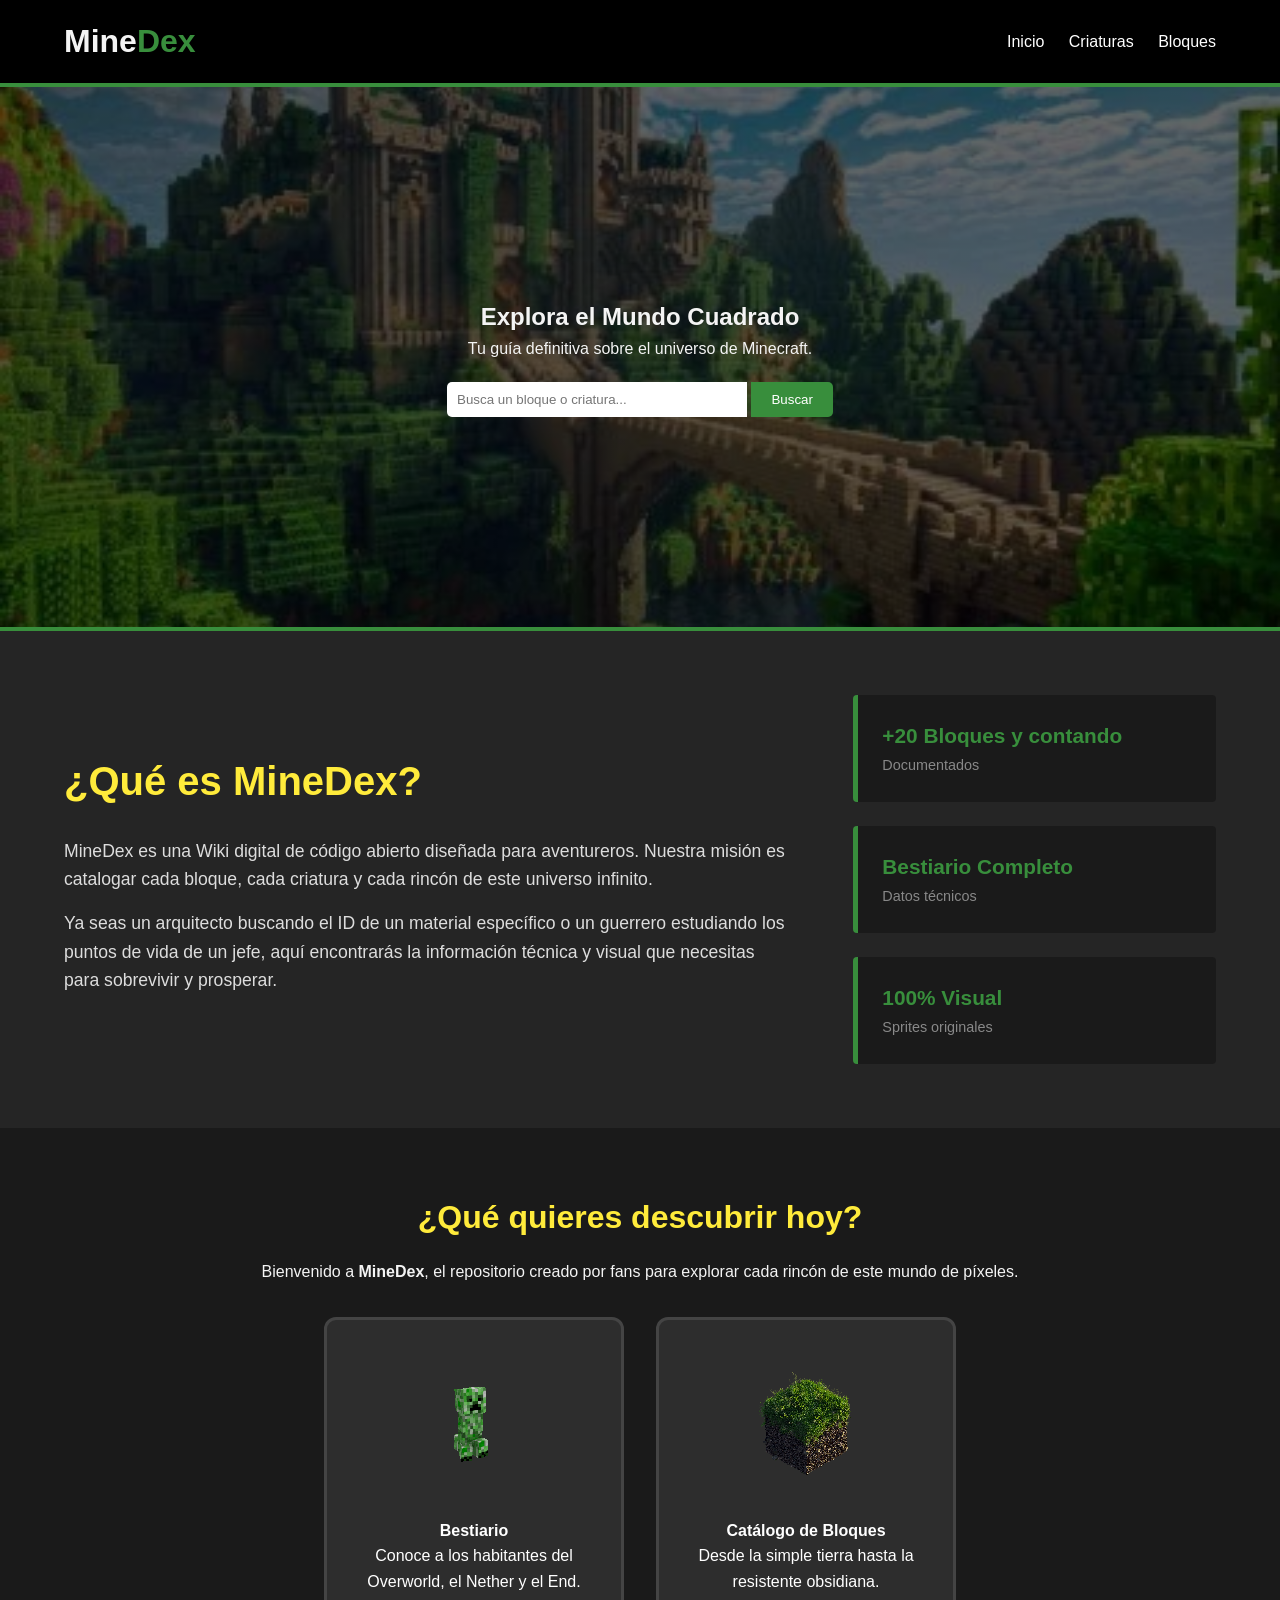
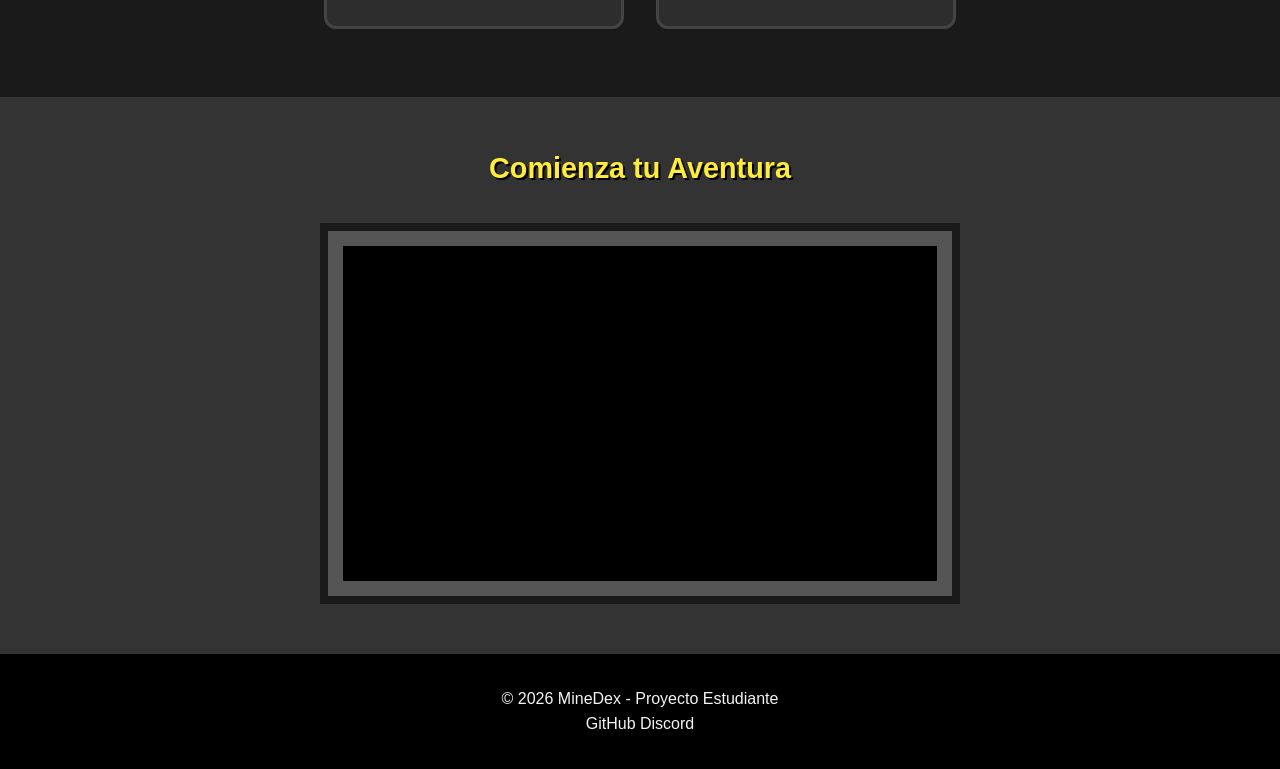
<file: MineDex/index.html>
<!DOCTYPE html>
<html lang="es">
<head>
    <meta charset="UTF-8">
    <meta name="viewport" content="width=device-width, initial-scale=1.0">
    <title>MineDex - La Enciclopedia de Bloques</title>
    <link rel="stylesheet" href="style.css">
</head>
<body>

    <header class="header">
        <div class="logo">
            <h1>Mine<span>Dex</span></h1>
        </div>
        <nav class="nav">
            <a href="index.html">Inicio</a>
            <a href="criaturas.html">Criaturas</a>
            <a href="bloques.html">Bloques</a>
        </nav>
    </header>

    <main>
        <section class="hero">
            <div class="hero-content">
                <h2>Explora el Mundo Cuadrado</h2>
                <p>Tu guía definitiva sobre el universo de Minecraft.</p>
                <div class="search-bar">
                    <input type="text" placeholder="Busca un bloque o criatura...">
                    <button>Buscar</button>
                </div>
            </div>
        </section>

        <section class="about-wiki">
            <div class="about-container">
                <div class="about-text">
                    <h2>¿Qué es MineDex?</h2>
                    <p>
                        MineDex es una Wiki digital de código abierto diseñada para aventureros. 
                        Nuestra misión es catalogar cada bloque, cada criatura y cada rincón de este universo infinito.
                    </p>
                    <p>
                        Ya seas un arquitecto buscando el ID de un material específico o un guerrero estudiando los puntos de vida de un jefe, aquí encontrarás la información técnica y visual que necesitas para sobrevivir y prosperar.
                    </p>
                </div>
                <div class="about-features">
                    <div class="feature">
                        <strong>+20 Bloques y contando</strong>
                        <span>Documentados</span>
                    </div>
                    <div class="feature">
                        <strong>Bestiario Completo</strong>
                        <span>Datos técnicos</span>
                    </div>
                    <div class="feature">
                        <strong>100% Visual</strong>
                        <span>Sprites originales</span>
                    </div>
                </div>
            </div>
        </section>

        <section class="intro-navigation">
            <div class="container-info">
                <h3>¿Qué quieres descubrir hoy?</h3>
                <p>Bienvenido a <strong>MineDex</strong>, el repositorio creado por fans para explorar cada rincón de este mundo de píxeles.</p>
            </div>

            <div class="nav-cards">
                <a href="criaturas.html" class="nav-card-item">
                    <div class="card-icon">
                        <img src="img/creeper.gif" alt="Criaturas">
                    </div>
                    <h4>Bestiario</h4>
                    <p>Conoce a los habitantes del Overworld, el Nether y el End.</p>
                </a>

                <a href="bloques.html" class="nav-card-item">
                    <div class="card-icon">
                        <img src="img/grass_block.png" alt="Bloques">
                    </div>
                    <h4>Catálogo de Bloques</h4>
                    <p>Desde la simple tierra hasta la resistente obsidiana.</p>
                </a>
            </div>
        </section>

        <section class="multimedia">
            <h2>Comienza tu Aventura</h2>
            <div class="video-frame">
                <div class="video-ratio">
                    <iframe 
                        src="https://www.youtube.com/embed/kSv6qlPtvR0" 
                        title="YouTube video player" 
                        allowfullscreen>
                    </iframe>
                </div>
            </div>
        </section>
    </main>

    <footer class="footer">
        <p>&copy; 2026 MineDex - Proyecto Estudiante</p>
        <div class="social">
            <span>GitHub</span>
            <span>Discord</span>
        </div>
    </footer>

</body>
</html>
</file>
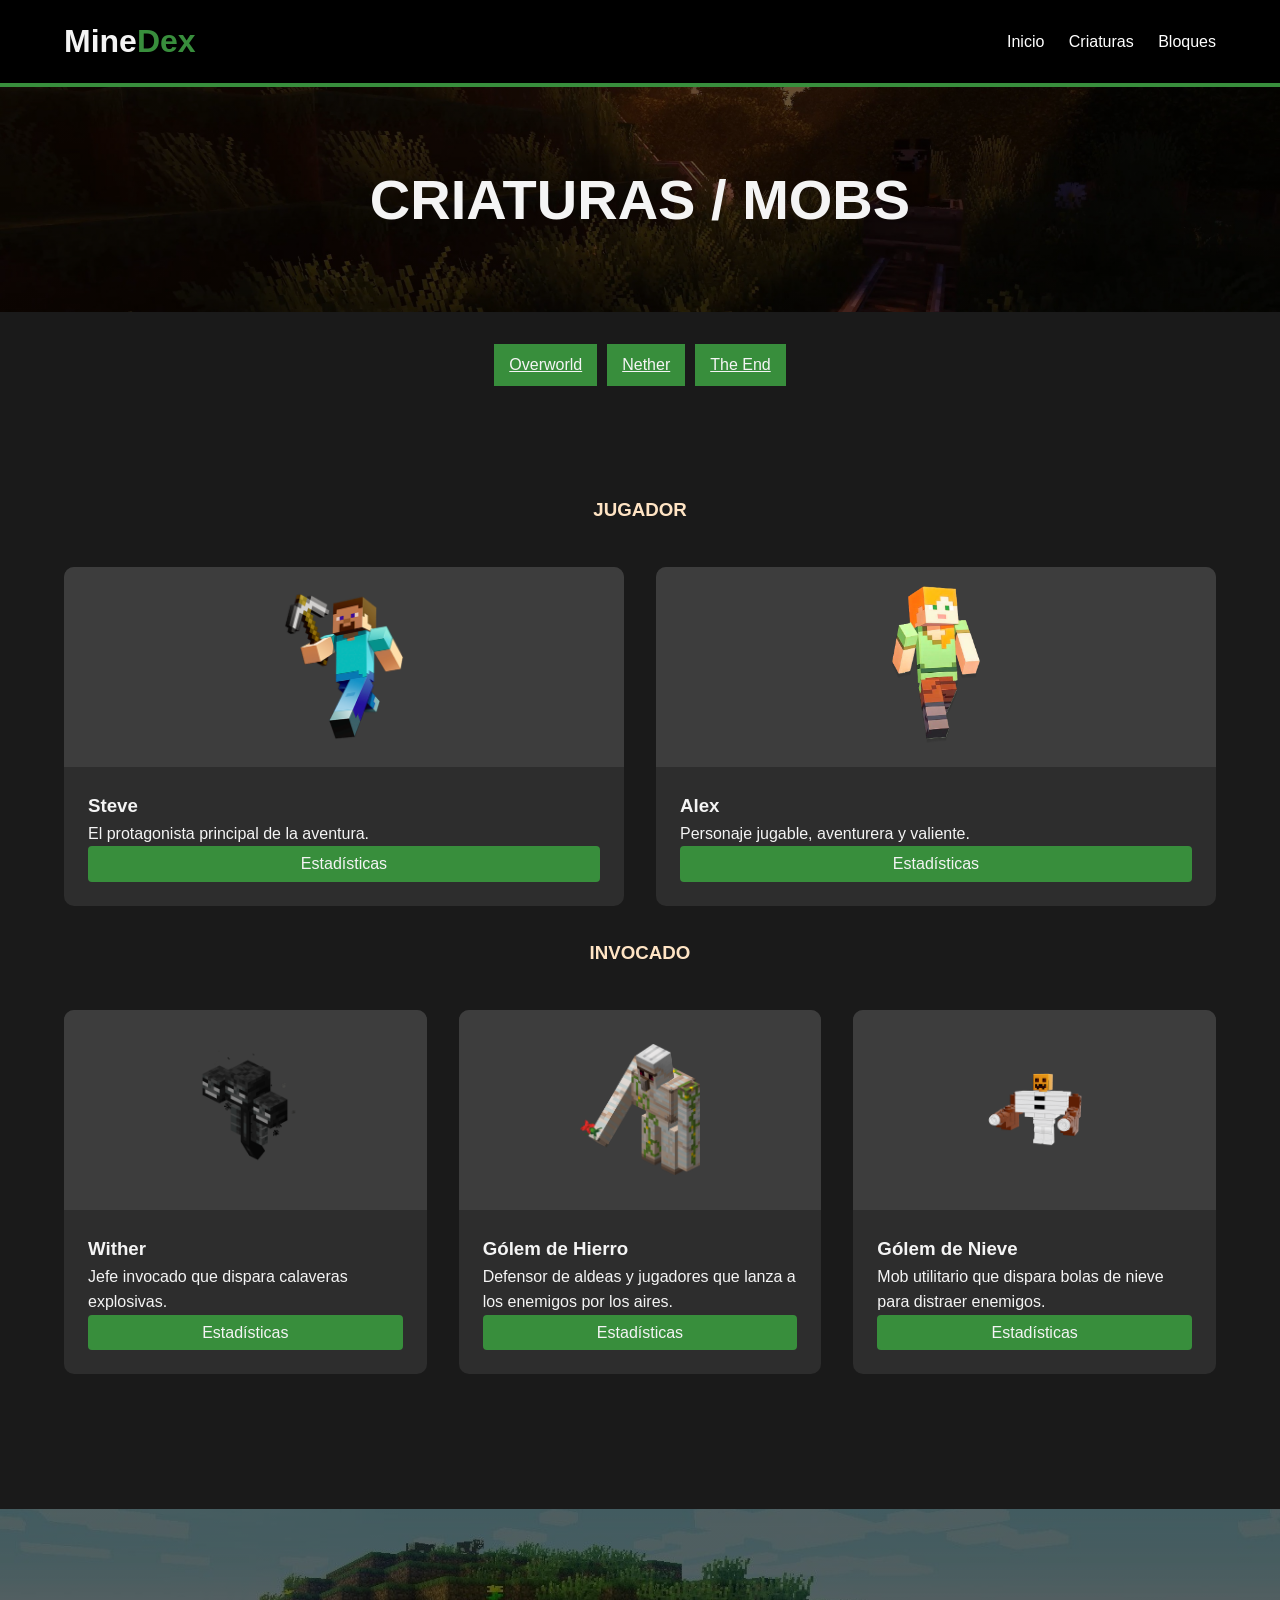
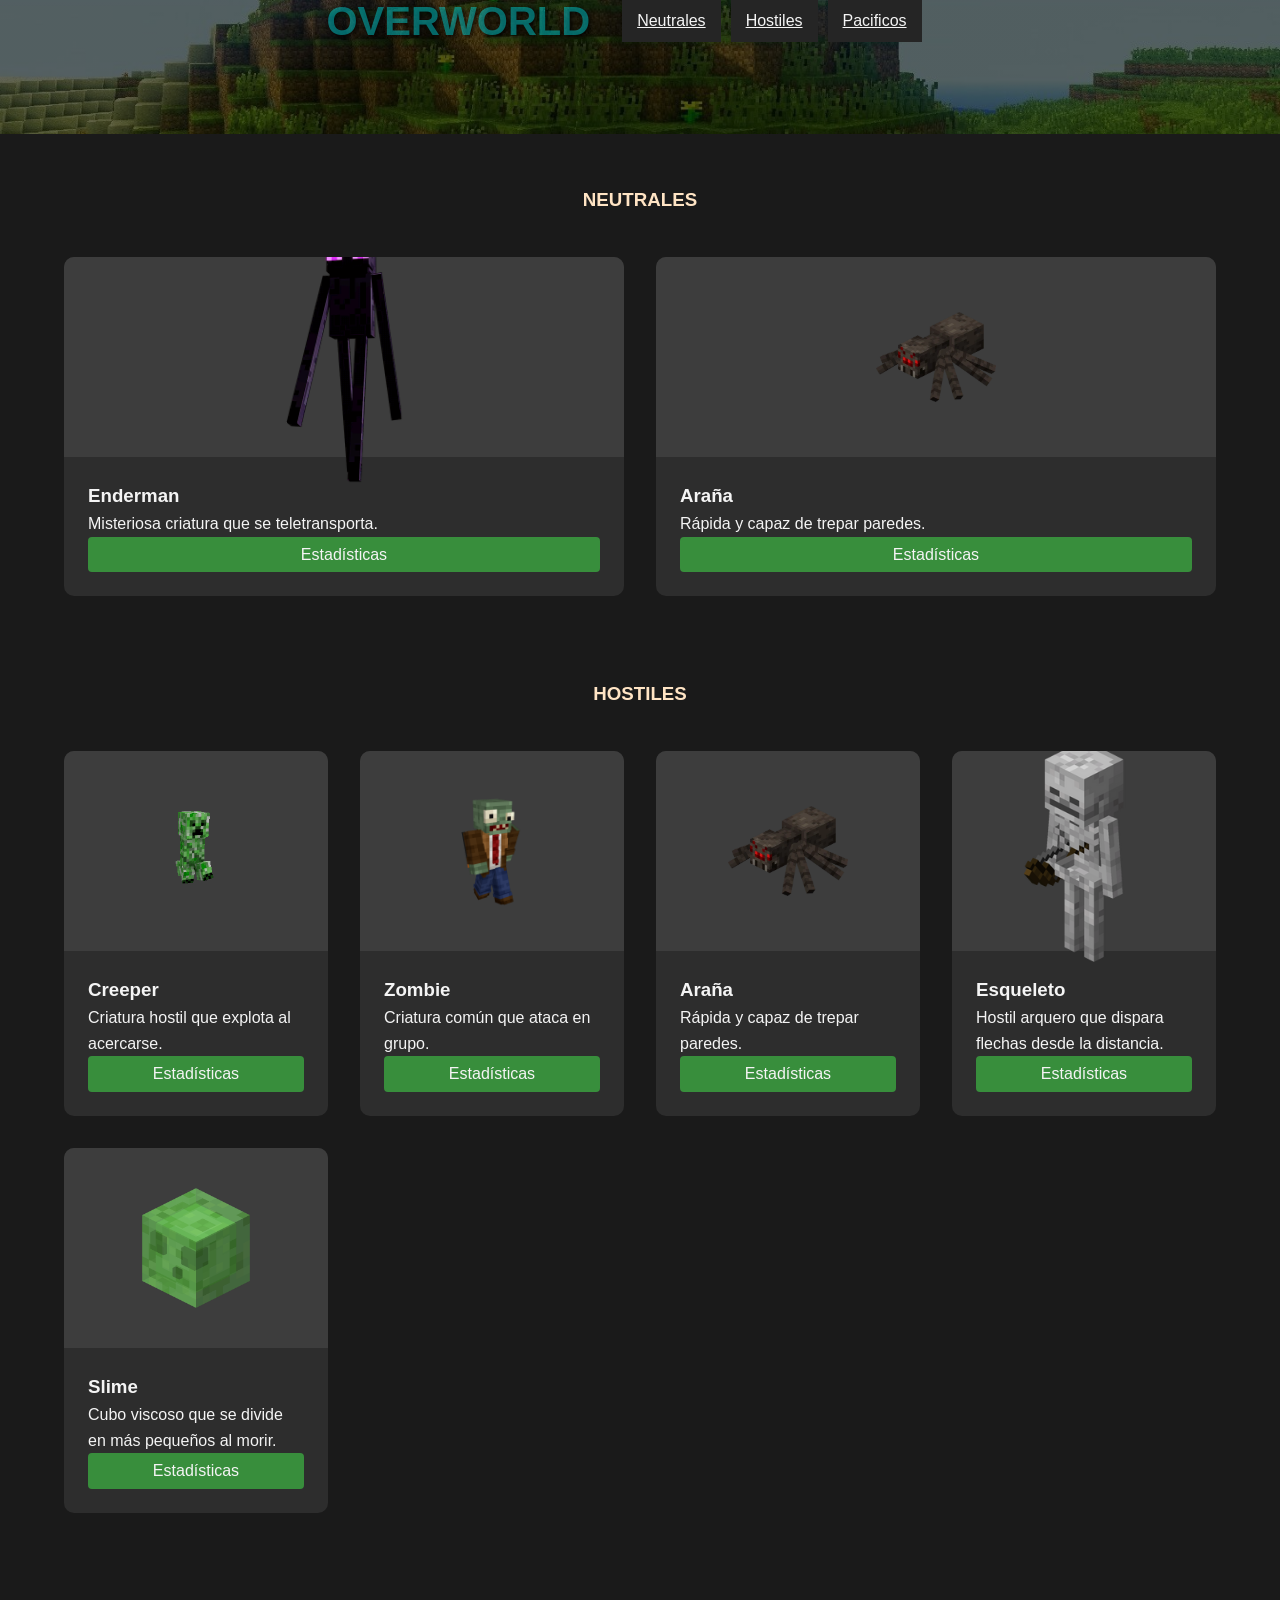
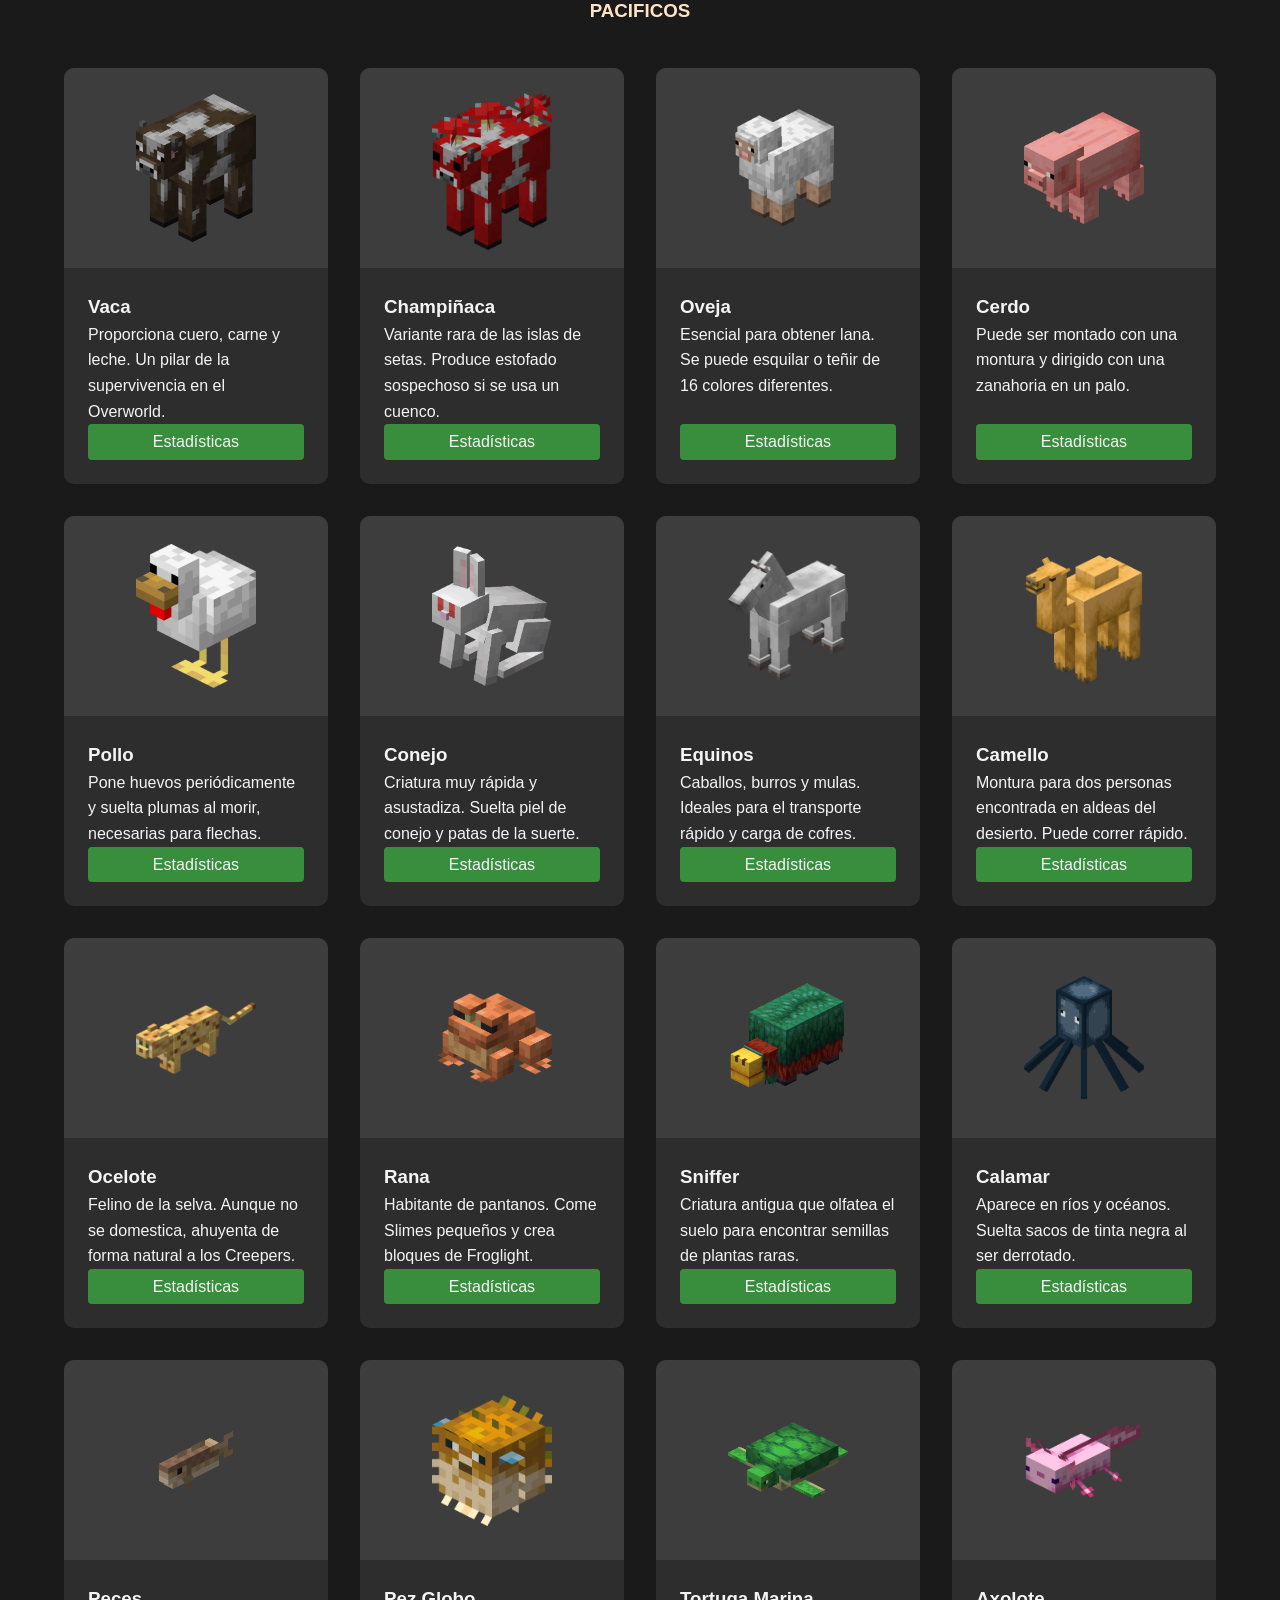
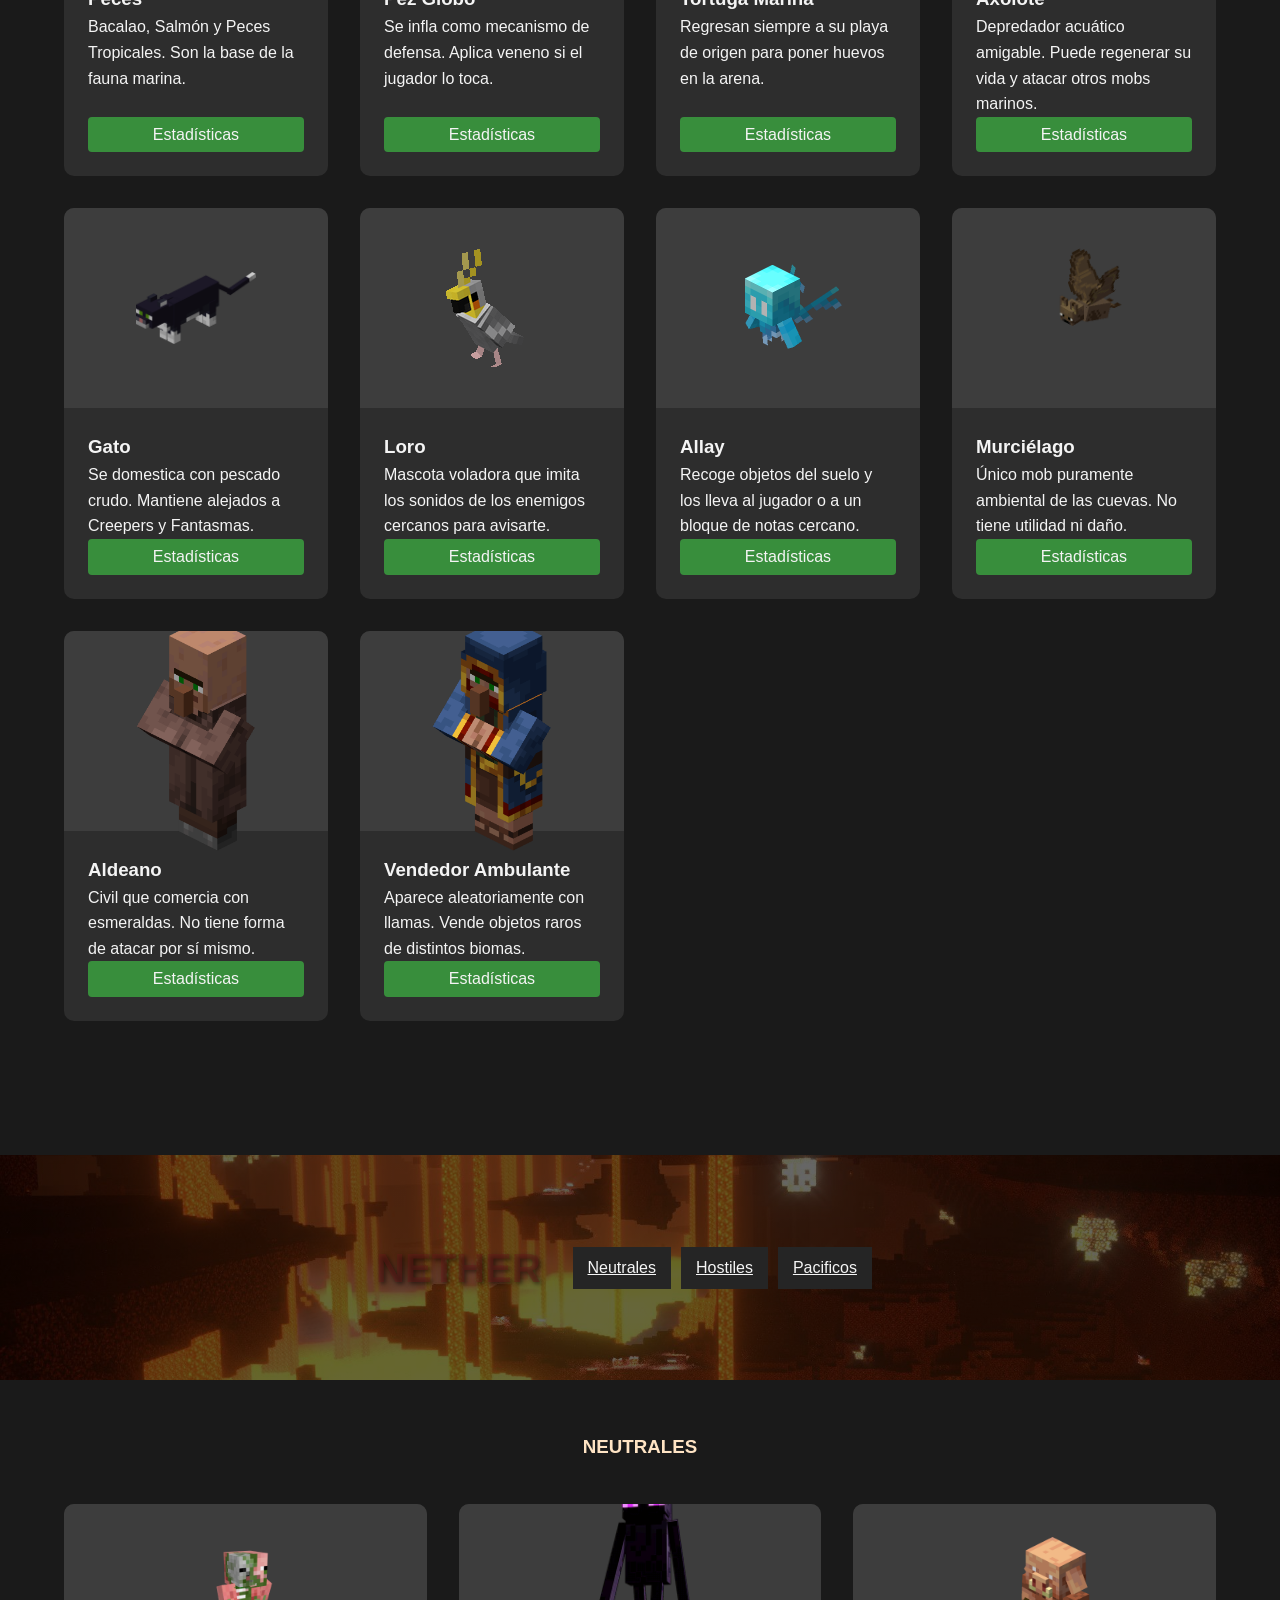
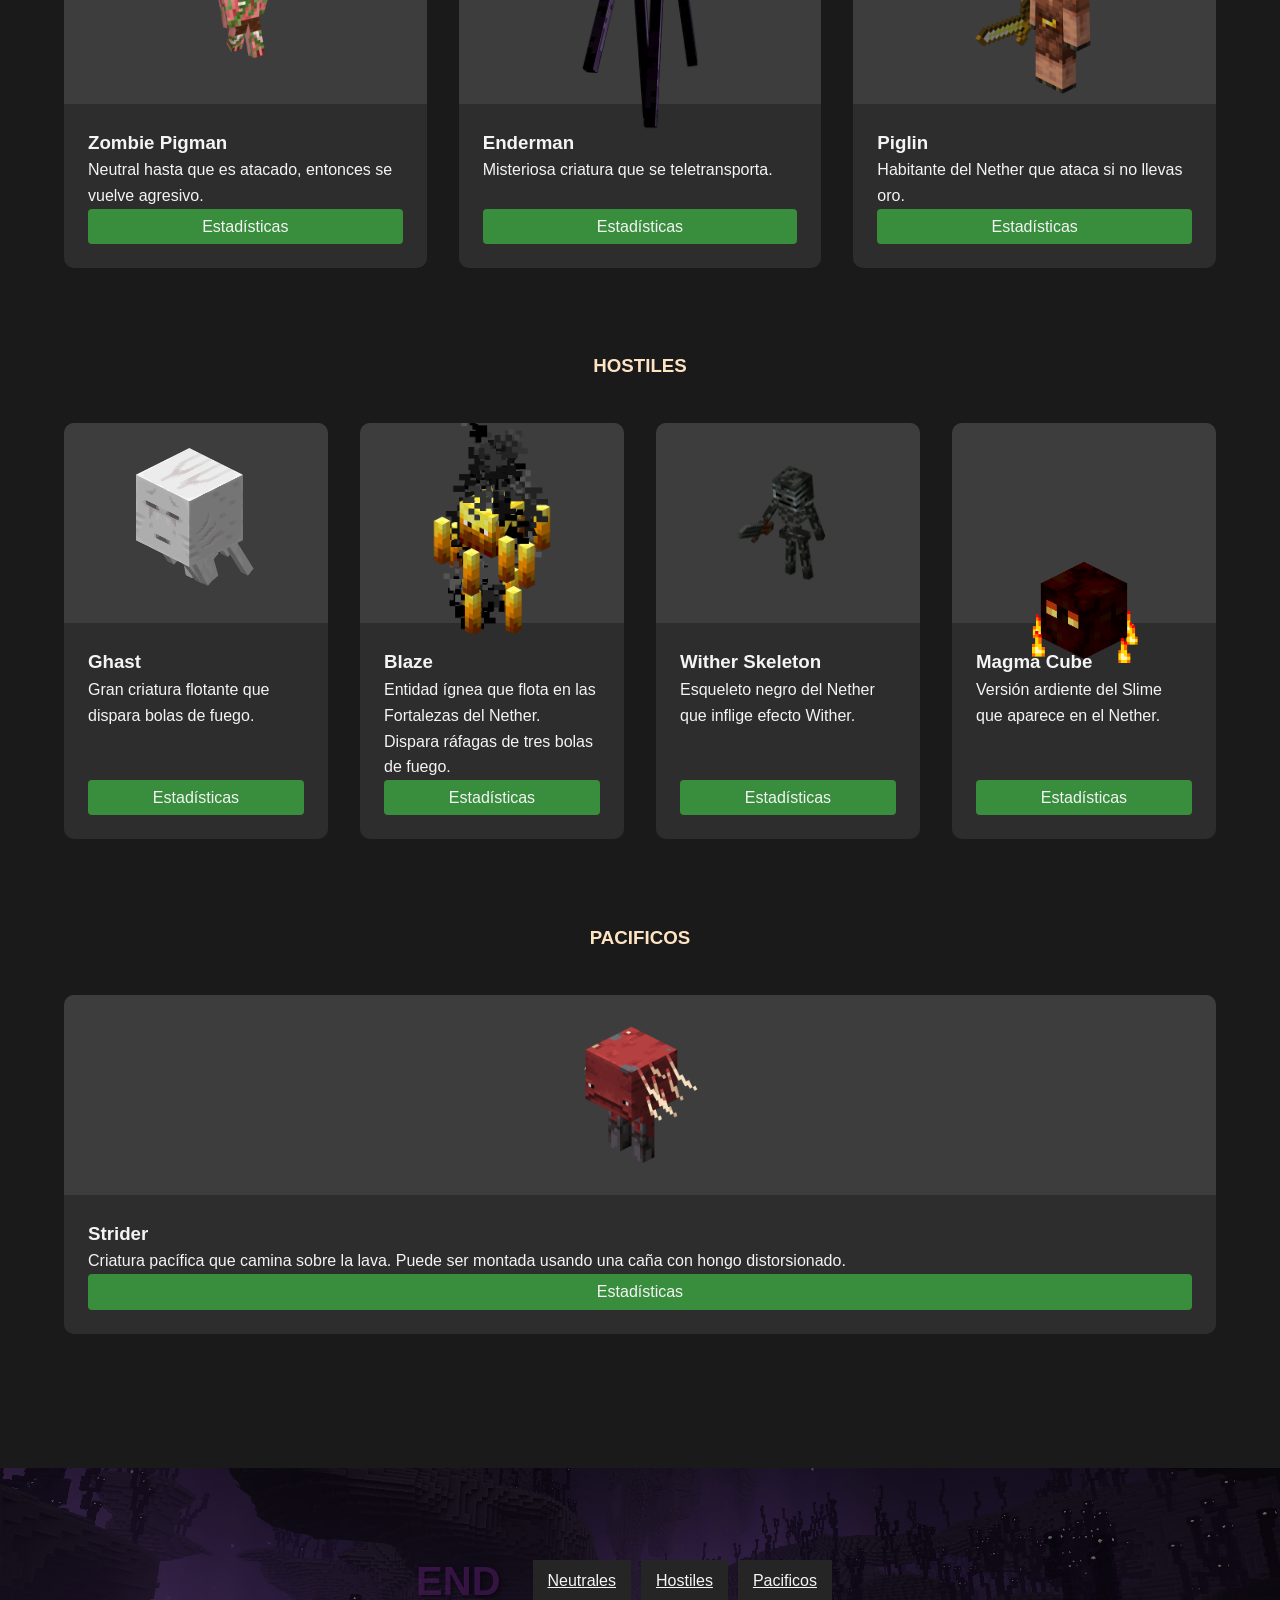
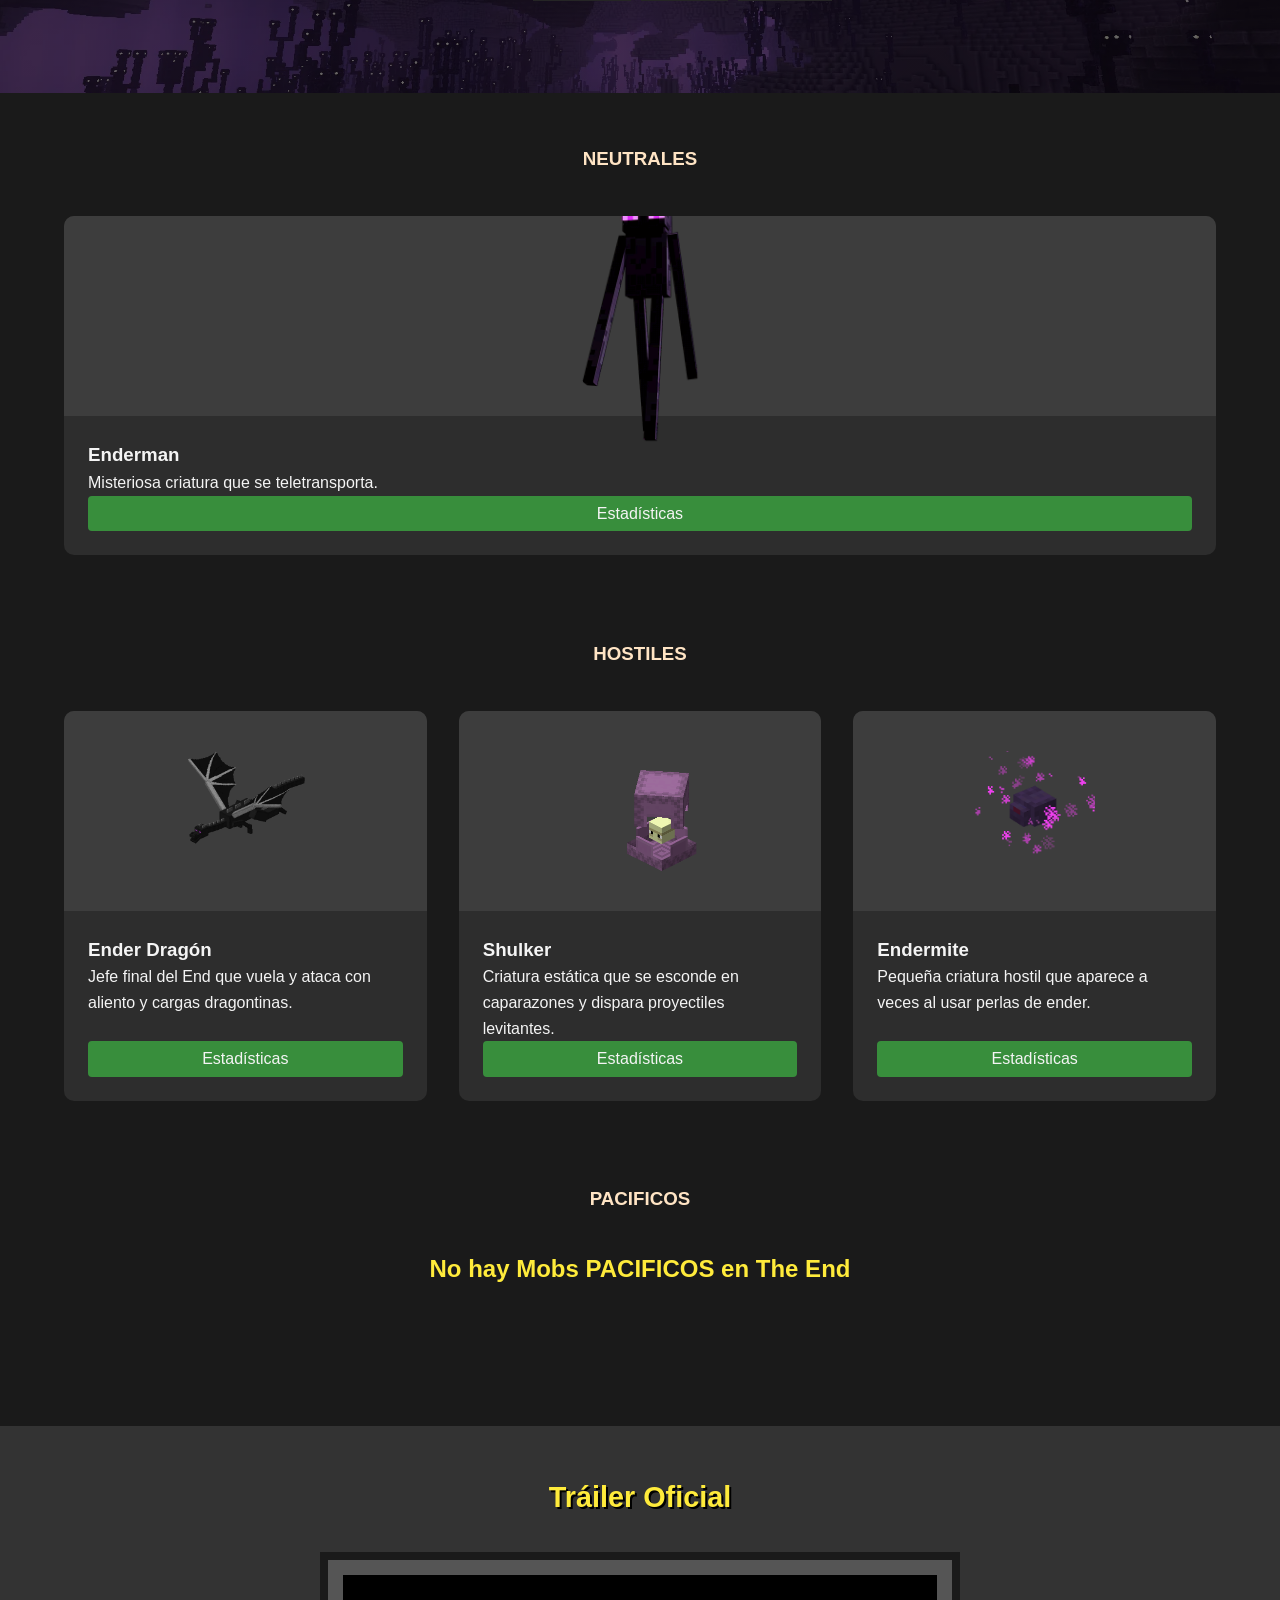
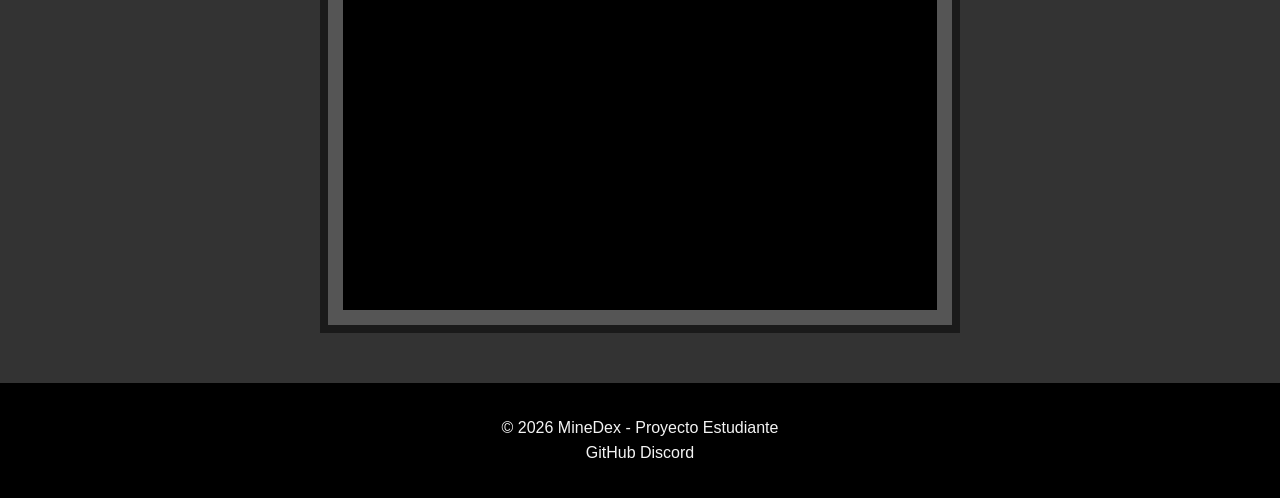
<file: MineDex/criaturas.html>
<!DOCTYPE html>
<html lang="es">
<head>
    <meta charset="UTF-8">
    <meta name="viewport" content="width=device-width, initial-scale=1.0">
    <title>MineDex - La Enciclopedia de Bloques</title>
    <link rel="stylesheet" href="criaturas.css">
</head>
<body>

    <header class="header">
        <div class="logo">
            <h1>Mine<span>Dex</span></h1>
        </div>
        <nav class="nav">
            <a href="index.html">Inicio</a>
            <a href="criaturas.html">Criaturas</a>
            <a href="bloque.html">Bloques</a>
        </nav>
    </header>

    <main>
        <section class="hero">
            <h1 class="pixel-title-green">Criaturas / Mobs</h1>
        </section>
        <div class="filters">
                            <a href="#overworld" class="filter-btn active">Overworld</a>
                            <a href="#nether" class="filter-btn active">Nether</a>
                            <a href="#the-end" class="filter-btn active">The End</a>
        </div>
        <br>
        <br>
        <br>
            
        
        <section>
            <h3 style="color: bisque; text-align: center; height: 40px;">JUGADOR</h3>

            <section class="grid-container">
                <article class="card">
                    <div class="card-image">
                        <img src="img/steve.png" alt="Steve">
                    </div>
                    <div class="card-info">
                        <h3>Steve</h3>
                        <p>El protagonista principal de la aventura.</p>
                        <div class="tooltip">
                            <span>Estadísticas</span>
                            <ul class="stats">
                                <li>Vida: 20</li>
                                <li>Habilidad: Construir</li>
                                <li>Tipo: Jugador</li>
                            </ul>
                        </div>
                    </div>
                </article>

                <article class="card">
                    <div class="card-image">
                        <img src="img/alex.png" alt="Alex">
                    </div>
                    <div class="card-info">
                        <h3>Alex</h3>
                        <p>Personaje jugable, aventurera y valiente.</p>
                        <div class="tooltip">
                            <span>Estadísticas</span>
                            <ul class="stats">
                                <li>Vida: 20</li>
                                <li>Daño: Variable (según arma)</li>
                                <li>Tipo: Jugador</li>
                            </ul>
                        </div>
                    </div>
                </article>

            </section>
            <h3 style="color: bisque; text-align: center; height: 40px;">INVOCADO</h3>
            <section class="grid-container">
                <article class="card">
                    <div class="card-image">
                        <img src="img/wither.png" alt="Wither">
                    </div>
                    <div class="card-info">
                        <h3>Wither</h3>
                        <p>Jefe invocado que dispara calaveras explosivas.</p>
                        <div class="tooltip">
                            <span>Estadísticas</span>
                            <ul class="stats">
                                <li>Vida: 300</li>
                                <li>Daño: 8 (explosivo)</li>
                                <li>Tipo: Hostil</li>
                                <li>Dimensión: Nether / Overworld / End</li>
                                <li>Materiales: 4 Arena de Almas + 3 Cabezas de Wither</li>
                            </ul>
                        </div>
                    </div>
                </article>
                <article class="card">
                    <div class="card-image">
                        <img src="img/iron-golem.png" alt="Gólem de Hierro">
                    </div>
                    <div class="card-info">
                        <h3>Gólem de Hierro</h3>
                        <p>Defensor de aldeas y jugadores que lanza a los enemigos por los aires.</p>
                        <div class="tooltip">
                            <span>Estadísticas</span>
                            <ul class="stats">
                                <li>Vida: 100</li>
                                <li>Daño: 7.5 a 21.5</li>
                                <li>Tipo: Neutral / Defensivo</li>
                                <li>Dimensión: Nether / Overworld / End</li>
                                <li>Materiales: 4 Bloques de Hierro + 1 Calabaza</li>
                            </ul>
                        </div>
                    </div>
                </article>
                <article class="card">
                    <div class="card-image">
                        <img src="img/snow-golem.png" alt="Gólem de Nieve">
                    </div>
                    <div class="card-info">
                        <h3>Gólem de Nieve</h3>
                        <p>Mob utilitario que dispara bolas de nieve para distraer enemigos.</p>
                        <div class="tooltip">
                            <span>Estadísticas</span>
                            <ul class="stats">
                                <li>Vida: 4</li>
                                <li>Daño: 0 (Causa daño solo a Blazes)</li>
                                <li>Tipo: Neutral / Defensivo</li>
                                <li>Dimension: Nether (Se muere)/ Overworld / End</li>
                                <li>Materiales: 2 Bloques de Nieve + 1 Calabaza</li>
                            </ul>
                        </div>
                    </div>
                </article>
            </section>
            <br>
            <br>
            <br> 
            <br>
        </section>
            <section id="overworld"></section>
            <div>
                <section class="overworld">
                <h2 class="title-overworld">Overworld</h2>
                
                <div class="filters">
                            <a href="#neutrales_overworld" class="seccion">Neutrales</a>
                            <a href="#hostiles_overworld" class="seccion">Hostiles</a>
                            <a href="#pacificos_overworld" class="seccion">Pacificos</a>
                </div>
            </div>
            <section id="neutrales_overworld"></section>
            <br>
            <br>
            <div>
                <h3 style="color: bisque; text-align: center; height: 40px;">NEUTRALES</h3>
                <section class="grid-container">
                    <article class="card">
                        <div class="card-image">
                            <img src="img/enderman.png" alt="Enderman">
                        </div>
                        <div class="card-info">
                            <h3>Enderman</h3>
                            <p>Misteriosa criatura que se teletransporta.</p>
                            <div class="tooltip">
                                <span>Estadísticas</span>
                                <ul class="stats">
                                    <li>Vida: 40</li>
                                    <li>Daño: 7</li>
                                    <li>Tipo: Neutral</li>
                                </ul>
                            </div>
                        </div>
                    </article>

                    <article class="card">
                        <div class="card-image">
                            <img src="img/spider.png" alt="Araña">
                        </div>
                        <div class="card-info">
                            <h3>Araña</h3>
                            <p>Rápida y capaz de trepar paredes.</p>
                            <div class="tooltip">
                                <span>Estadísticas</span>
                                <ul class="stats">
                                    <li>Vida: 16</li>
                                    <li>Daño: 2</li>
                                    <li>Tipo: Hostil (de noche)</li>
                                </ul>
                            </div>
                        </div>
                    </article>
                </section>
                <section id="hostiles_overworld"></section>
                <br>
                <br>
                <h3 style="color: bisque; text-align: center; height: 40px;">HOSTILES</h3>
                <section class="grid-container">
                    <article class="card">
                        <div class="card-image">
                            <img src="img/creeper.gif" alt="Creeper">
                        </div>
                        <div class="card-info">
                            <h3>Creeper</h3>
                            <p>Criatura hostil que explota al acercarse.</p>
                            <div class="tooltip">
                                <span>Estadísticas</span>
                                <ul class="stats">
                                    <li>Vida: 20</li>
                                    <li>Daño: Variable</li>
                                    <li>Tipo: Hostil</li>
                                </ul>
                            </div>
                        </div>
                    </article>
                    <article class="card">
                        <div class="card-image">
                            <img src="img/zombie.png" alt="Zombie">
                        </div>
                        <div class="card-info">
                            <h3>Zombie</h3>
                            <p>Criatura común que ataca en grupo.</p>
                            <div class="tooltip">
                                <span>Estadísticas</span>
                                <ul class="stats">
                                    <li>Vida: 20</li>
                                    <li>Daño: 3</li>
                                    <li>Tipo: Hostil</li>
                                </ul>
                            </div>
                        </div>
                    </article>
                    <article class="card">
                        <div class="card-image">
                            <img src="img/spider.png" alt="Araña">
                        </div>
                        <div class="card-info">
                            <h3>Araña</h3>
                            <p>Rápida y capaz de trepar paredes.</p>
                            <div class="tooltip">
                                <span>Estadísticas</span>
                                <ul class="stats">
                                    <li>Vida: 16</li>
                                    <li>Daño: 2</li>
                                    <li>Tipo: Hostil (de noche)</li>
                                </ul>
                            </div>
                        </div>
                    </article>

                    <article class="card">
                        <div class="card-image">
                            <img src="img/skeleton.png" alt="Esqueleto">
                        </div>
                        <div class="card-info">
                            <h3>Esqueleto</h3>
                            <p>Hostil arquero que dispara flechas desde la distancia.</p>
                            <div class="tooltip">
                                <span>Estadísticas</span>
                                <ul class="stats">
                                    <li>Vida: 20</li>
                                    <li>Daño: 2-5 (flechas)</li>
                                    <li>Tipo: Hostil</li>
                                </ul>
                            </div>
                        </div>
                    </article>

                    <article class="card">
                        <div class="card-image">
                            <img src="img/slime.png" alt="Slime">
                        </div>
                        <div class="card-info">
                            <h3>Slime</h3>
                            <p>Cubo viscoso que se divide en más pequeños al morir.</p>
                            <div class="tooltip">
                                <span>Estadísticas</span>
                                <ul class="stats">
                                    <li>Vida: Variable (según tamaño)</li>
                                    <li>Daño: 2-4</li>
                                    <li>Tipo: Hostil</li>
                                </ul>
                            </div>
                        </div>
                    </article>

                </section>

                <section id="pacificos_overworld"></section>
                <br>
                <br>
                <h3 style="color: bisque; text-align: center; height: 40px;">PACIFICOS</h3>

                    </div>
                    <section class="grid-container">
                        <article class="card">
                            <div class="card-image">
                                <img src="img/cow.png" alt="Vaca">
                            </div>
                            <div class="card-info">
                                <h3>Vaca</h3>
                                <p>Proporciona cuero, carne y leche. Un pilar de la supervivencia en el Overworld.</p>
                                <div class="tooltip">
                                    <span>Estadísticas</span>
                                    <ul class="stats">
                                        <li>Vida: 10</li>
                                        <li>Daño: 0</li>
                                        <li>Tipo: Pasivo</li>
                                    </ul>
                                </div>
                            </div>
                        </article>

                        <article class="card">
                            <div class="card-image">
                                <img src="img/mooshroom.png" alt="Champiñaca">
                            </div>
                            <div class="card-info">
                                <h3>Champiñaca</h3>
                                <p>Variante rara de las islas de setas. Produce estofado sospechoso si se usa un cuenco.</p>
                                <div class="tooltip">
                                    <span>Estadísticas</span>
                                    <ul class="stats">
                                        <li>Vida: 10</li>
                                        <li>Daño: 0</li>
                                        <li>Tipo: Pasivo</li>
                                    </ul>
                                </div>
                            </div>
                        </article>

                        <article class="card">
                            <div class="card-image">
                                <img src="img/sheep.png" alt="Oveja">
                            </div>
                            <div class="card-info">
                                <h3>Oveja</h3>
                                <p>Esencial para obtener lana. Se puede esquilar o teñir de 16 colores diferentes.</p>
                                <div class="tooltip">
                                    <span>Estadísticas</span>
                                    <ul class="stats">
                                        <li>Vida: 8</li>
                                        <li>Daño: 0</li>
                                        <li>Tipo: Pasivo</li>
                                    </ul>
                                </div>
                            </div>
                        </article>

                        <article class="card">
                            <div class="card-image">
                                <img src="img/pig.png" alt="Cerdo">
                            </div>
                            <div class="card-info">
                                <h3>Cerdo</h3>
                                <p>Puede ser montado con una montura y dirigido con una zanahoria en un palo.</p>
                                <div class="tooltip">
                                    <span>Estadísticas</span>
                                    <ul class="stats">
                                        <li>Vida: 10</li>
                                        <li>Daño: 0</li>
                                        <li>Tipo: Pasivo</li>
                                    </ul>
                                </div>
                            </div>
                        </article>

                        <article class="card">
                            <div class="card-image">
                                <img src="img/chicken.png" alt="Pollo">
                            </div>
                            <div class="card-info">
                                <h3>Pollo</h3>
                                <p>Pone huevos periódicamente y suelta plumas al morir, necesarias para flechas.</p>
                                <div class="tooltip">
                                    <span>Estadísticas</span>
                                    <ul class="stats">
                                        <li>Vida: 4</li>
                                        <li>Daño: 0</li>
                                        <li>Tipo: Pasivo</li>
                                    </ul>
                                </div>
                            </div>
                        </article>

                        <article class="card">
                            <div class="card-image">
                                <img src="img/rabbit.png" alt="Conejo">
                            </div>
                            <div class="card-info">
                                <h3>Conejo</h3>
                                <p>Criatura muy rápida y asustadiza. Suelta piel de conejo y patas de la suerte.</p>
                                <div class="tooltip">
                                    <span>Estadísticas</span>
                                    <ul class="stats">
                                        <li>Vida: 3</li>
                                        <li>Daño: 0</li>
                                        <li>Tipo: Pasivo</li>
                                    </ul>
                                </div>
                            </div>
                        </article>

                        <article class="card">
                            <div class="card-image">
                                <img src="img/horse.png" alt="Caballo">
                            </div>
                            <div class="card-info">
                                <h3>Equinos</h3>
                                <p>Caballos, burros y mulas. Ideales para el transporte rápido y carga de cofres.</p>
                                <div class="tooltip">
                                    <span>Estadísticas</span>
                                    <ul class="stats">
                                        <li>Vida: 15-30</li>
                                        <li>Daño: 0</li>
                                        <li>Tipo: Pasivo</li>
                                    </ul>
                                </div>
                            </div>
                        </article>

                        <article class="card">
                            <div class="card-image">
                                <img src="img/camel.png" alt="Camello">
                            </div>
                            <div class="card-info">
                                <h3>Camello</h3>
                                <p>Montura para dos personas encontrada en aldeas del desierto. Puede correr rápido.</p>
                                <div class="tooltip">
                                    <span>Estadísticas</span>
                                    <ul class="stats">
                                        <li>Vida: 32</li>
                                        <li>Daño: 0</li>
                                        <li>Tipo: Pasivo</li>
                                    </ul>
                                </div>
                            </div>
                        </article>

                        <article class="card">
                            <div class="card-image">
                                <img src="img/ocelot.png" alt="Ocelote">
                            </div>
                            <div class="card-info">
                                <h3>Ocelote</h3>
                                <p>Felino de la selva. Aunque no se domestica, ahuyenta de forma natural a los Creepers.</p>
                                <div class="tooltip">
                                    <span>Estadísticas</span>
                                    <ul class="stats">
                                        <li>Vida: 10</li>
                                        <li>Daño: 0</li>
                                        <li>Tipo: Pasivo</li>
                                    </ul>
                                </div>
                            </div>
                        </article>

                        <article class="card">
                            <div class="card-image">
                                <img src="img/frog.png" alt="Rana">
                            </div>
                            <div class="card-info">
                                <h3>Rana</h3>
                                <p>Habitante de pantanos. Come Slimes pequeños y crea bloques de Froglight.</p>
                                <div class="tooltip">
                                    <span>Estadísticas</span>
                                    <ul class="stats">
                                        <li>Vida: 10</li>
                                        <li>Daño: 0</li>
                                        <li>Tipo: Pasivo</li>
                                    </ul>
                                </div>
                            </div>
                        </article>

                        <article class="card">
                            <div class="card-image">
                                <img src="img/sniffer.png" alt="Sniffer">
                            </div>
                            <div class="card-info">
                                <h3>Sniffer</h3>
                                <p>Criatura antigua que olfatea el suelo para encontrar semillas de plantas raras.</p>
                                <div class="tooltip">
                                    <span>Estadísticas</span>
                                    <ul class="stats">
                                        <li>Vida: 14</li>
                                        <li>Daño: 0</li>
                                        <li>Tipo: Pasivo</li>
                                    </ul>
                                </div>
                            </div>
                        </article>

                        <article class="card">
                            <div class="card-image">
                                <img src="img/squid.png" alt="Calamar">
                            </div>
                            <div class="card-info">
                                <h3>Calamar</h3>
                                <p>Aparece en ríos y océanos. Suelta sacos de tinta negra al ser derrotado.</p>
                                <div class="tooltip">
                                    <span>Estadísticas</span>
                                    <ul class="stats">
                                        <li>Vida: 10</li>
                                        <li>Daño: 0</li>
                                        <li>Tipo: Pasivo</li>
                                    </ul>
                                </div>
                            </div>
                        </article>

                        <article class="card">
                            <div class="card-image">
                                <img src="img/fish.png" alt="Peces">
                            </div>
                            <div class="card-info">
                                <h3>Peces</h3>
                                <p>Bacalao, Salmón y Peces Tropicales. Son la base de la fauna marina.</p>
                                <div class="tooltip">
                                    <span>Estadísticas</span>
                                    <ul class="stats">
                                        <li>Vida: 3</li>
                                        <li>Daño: 0</li>
                                        <li>Tipo: Pasivo</li>
                                    </ul>
                                </div>
                            </div>
                        </article>

                        <article class="card">
                            <div class="card-image">
                                <img src="img/pufferfish.png" alt="Pez Globo">
                            </div>
                            <div class="card-info">
                                <h3>Pez Globo</h3>
                                <p>Se infla como mecanismo de defensa. Aplica veneno si el jugador lo toca.</p>
                                <div class="tooltip">
                                    <span>Estadísticas</span>
                                    <ul class="stats">
                                        <li>Vida: 3</li>
                                        <li>Daño: 0 (Veneno)</li>
                                        <li>Tipo: Pasivo</li>
                                    </ul>
                                </div>
                            </div>
                        </article>

                        <article class="card">
                            <div class="card-image">
                                <img src="img/turtle.png" alt="Tortuga">
                            </div>
                            <div class="card-info">
                                <h3>Tortuga Marina</h3>
                                <p>Regresan siempre a su playa de origen para poner huevos en la arena.</p>
                                <div class="tooltip">
                                    <span>Estadísticas</span>
                                    <ul class="stats">
                                        <li>Vida: 30</li>
                                        <li>Daño: 0</li>
                                        <li>Tipo: Pasivo</li>
                                    </ul>
                                </div>
                            </div>
                        </article>

                        <article class="card">
                            <div class="card-image">
                                <img src="img/axolotl.png" alt="Axolote">
                            </div>
                            <div class="card-info">
                                <h3>Axolote</h3>
                                <p>Depredador acuático amigable. Puede regenerar su vida y atacar otros mobs marinos.</p>
                                <div class="tooltip">
                                    <span>Estadísticas</span>
                                    <ul class="stats">
                                        <li>Vida: 14</li>
                                        <li>Daño: 2 (a mobs)</li>
                                        <li>Tipo: Pasivo</li>
                                    </ul>
                                </div>
                            </div>
                        </article>

                        <article class="card">
                            <div class="card-image">
                                <img src="img/cat.png" alt="Gato">
                            </div>
                            <div class="card-info">
                                <h3>Gato</h3>
                                <p>Se domestica con pescado crudo. Mantiene alejados a Creepers y Fantasmas.</p>
                                <div class="tooltip">
                                    <span>Estadísticas</span>
                                    <ul class="stats">
                                        <li>Vida: 10</li>
                                        <li>Daño: 0</li>
                                        <li>Tipo: Pasivo</li>
                                    </ul>
                                </div>
                            </div>
                        </article>

                        <article class="card">
                            <div class="card-image">
                                <img src="img/parrot.gif" alt="Loro">
                            </div>
                            <div class="card-info">
                                <h3>Loro</h3>
                                <p>Mascota voladora que imita los sonidos de los enemigos cercanos para avisarte.</p>
                                <div class="tooltip">
                                    <span>Estadísticas</span>
                                    <ul class="stats">
                                        <li>Vida: 6</li>
                                        <li>Daño: 0</li>
                                        <li>Tipo: Pasivo</li>
                                    </ul>
                                </div>
                            </div>
                        </article>

                        <article class="card">
                            <div class="card-image">
                                <img src="img/allay.png" alt="Allay">
                            </div>
                            <div class="card-info">
                                <h3>Allay</h3>
                                <p>Recoge objetos del suelo y los lleva al jugador o a un bloque de notas cercano.</p>
                                <div class="tooltip">
                                    <span>Estadísticas</span>
                                    <ul class="stats">
                                        <li>Vida: 20</li>
                                        <li>Daño: 0</li>
                                        <li>Tipo: Pasivo</li>
                                    </ul>
                                </div>
                            </div>
                        </article>

                        <article class="card">
                            <div class="card-image">
                                <img src="img/bat.png" alt="Murciélago">
                            </div>
                            <div class="card-info">
                                <h3>Murciélago</h3>
                                <p>Único mob puramente ambiental de las cuevas. No tiene utilidad ni daño.</p>
                                <div class="tooltip">
                                    <span>Estadísticas</span>
                                    <ul class="stats">
                                        <li>Vida: 6</li>
                                        <li>Daño: 0</li>
                                        <li>Tipo: Pasivo</li>
                                    </ul>
                                </div>
                            </div>
                        </article>

                        <article class="card">
                            <div class="card-image">
                                <img src="img/villager.png" alt="Aldeano">
                            </div>
                            <div class="card-info">
                                <h3>Aldeano</h3>
                                <p>Civil que comercia con esmeraldas. No tiene forma de atacar por sí mismo.</p>
                                <div class="tooltip">
                                    <span>Estadísticas</span>
                                    <ul class="stats">
                                        <li>Vida: 20</li>
                                        <li>Daño: 0</li>
                                        <li>Tipo: Pasivo</li>
                                    </ul>
                                </div>
                            </div>
                        </article>

                        <article class="card">
                            <div class="card-image">
                                <img src="img/wandering_trader.png" alt="Vendedor Ambulante">
                            </div>
                            <div class="card-info">
                                <h3>Vendedor Ambulante</h3>
                                <p>Aparece aleatoriamente con llamas. Vende objetos raros de distintos biomas.</p>
                                <div class="tooltip">
                                    <span>Estadísticas</span>
                                    <ul class="stats">
                                        <li>Vida: 20</li>
                                        <li>Daño: 0</li>
                                        <li>Tipo: Pasivo</li>
                                    </ul>
                                </div>
                            </div>
                        </article>
                    </section>
                    <br>
                    <br>
                    <br>
                    <br>
                    <div>
                    <section class="nether">
                        <section id="nether"></section>
                        <h2 class="title-nether">NETHER</h2>
                        
                        <div class="filters">
                            <a href="#neutrales-nether" class="seccion">Neutrales</a>
                            <a href="#hostiles-nether" class="seccion">Hostiles</a>
                            <a href="#pacificos-nether" class="seccion">Pacificos</a>
                        </div>
                    </div>
                    <section id="neutrales-nether"></section>
                    <br>
                    <br>

            <div>
                <h3 style="color: bisque; text-align: center; height: 40px;">NEUTRALES</h3>
                <section id="neutrales-nether"></section>
                    <section class="grid-container">
                        <article class="card">
                            <div class="card-image">
                                <img src="img/zombie_pigman.png" alt="Zombie Pigman">
                            </div>
                            <div class="card-info">
                                <h3>Zombie Pigman</h3>
                                <p>Neutral hasta que es atacado, entonces se vuelve agresivo.</p>
                                <div class="tooltip">
                                    <span>Estadísticas</span>
                                    <ul class="stats">
                                        <li>Vida: 20</li>
                                        <li>Daño: 7 (espada de oro)</li>
                                        <li>Tipo: Neutral/Hostil</li>
                                    </ul>
                                </div>
                            </div>
                        </article>
                        <article class="card">
                            <div class="card-image">
                                <img src="img/enderman.png" alt="Enderman">
                            </div>
                            <div class="card-info">
                                <h3>Enderman</h3>
                                <p>Misteriosa criatura que se teletransporta.</p>
                                <div class="tooltip">
                                    <span>Estadísticas</span>
                                    <ul class="stats">
                                        <li>Vida: 40</li>
                                        <li>Daño: 7</li>
                                        <li>Tipo: Neutral</li>
                                    </ul>
                                </div>
                            </div>
                        </article>
                        <article class="card">
                            <div class="card-image">
                                <img src="img/piglin.png" alt="Piglin">
                            </div>
                            <div class="card-info">
                                <h3>Piglin</h3>
                                <p>Habitante del Nether que ataca si no llevas oro.</p>
                                <div class="tooltip">
                                    <span>Estadísticas</span>
                                    <ul class="stats">
                                        <li>Vida: 16</li>
                                        <li>Daño: 5-9 (espada/ballesta)</li>
                                        <li>Tipo: Hostil/Neutral</li>
                                    </ul>
                                </div>
                            </div>
                        </article>
                    </section>
                
                <section id="hostiles-nether"></section>
                <br>
                <br>

                <h3 style="color: bisque; text-align: center; height: 40px;">HOSTILES</h3>
                
                <section class="grid-container">
                    <article class="card">
                        <div class="card-image">
                            <img src="img/ghast.gif" alt="Ghast">
                        </div>
                        <div class="card-info">
                            <h3>Ghast</h3>
                            <p>Gran criatura flotante que dispara bolas de fuego.</p>
                            <div class="tooltip">
                                <span>Estadísticas</span>
                                <ul class="stats">
                                    <li>Vida: 10</li>
                                    <li>Daño: 17 (bola de fuego)</li>
                                    <li>Tipo: Hostil</li>
                                </ul>
                            </div>
                        </div>
                    </article>
                    <article class="card">
                        <div class="card-image">
                            <img src="img/blaze.gif" alt="Blaze">
                        </div>
                        <div class="card-info">
                            <h3>Blaze</h3>
                            <p>Entidad ígnea que flota en las Fortalezas del Nether. Dispara ráfagas de tres bolas de fuego.</p>
                            <div class="tooltip">
                                <span>Estadísticas</span>
                                <ul class="stats">
                                    <li>Vida: 20 (10 corazones)</li>
                                    <li>Daño: 6 (Fuego: 4-9)</li>
                                    <li>Tipo: Hostil</li>
                                </ul>
                            </div>
                        </div>
                    </article>
                    <article class="card">
                        <div class="card-image">
                            <img src="img/whiter_skeleton.gif" alt="Wither Skeleton">
                        </div>
                        <div class="card-info">
                            <h3>Wither Skeleton</h3>
                            <p>Esqueleto negro del Nether que inflige efecto Wither.</p>
                            <div class="tooltip">
                                <span>Estadísticas</span>
                                <ul class="stats">
                                    <li>Vida: 20</li>
                                    <li>Daño: 5 (espada de piedra)</li>
                                    <li>Tipo: Hostil</li>
                                </ul>
                            </div>
                        </div>
                    </article>

                    <article class="card">
                        <div class="card-image">
                            <img src="img/magma_cube.gif" alt="Magma Cube">
                        </div>
                        <div class="card-info">
                            <h3>Magma Cube</h3>
                            <p>Versión ardiente del Slime que aparece en el Nether.</p>
                            <div class="tooltip">
                                <span>Estadísticas</span>
                                <ul class="stats">
                                    <li>Vida: Variable (según tamaño)</li>
                                    <li>Daño: 4-6</li>
                                    <li>Tipo: Hostil</li>
                                </ul>
                            </div>
                        </div>
                    </article>
                    
                </section>
                <section id="pacificos-nether"></section>
                <br>
                <br>
                
                <h3 style="color: bisque; text-align: center; height: 40px;">PACIFICOS</h3>
        
                </div>
                <section class="grid-container">
                    <article class="card">
                        <div class="card-image">
                            <img src="img/strider.gif" alt="Strider">
                        </div>
                        <div class="card-info">
                            <h3>Strider</h3>
                            <p>Criatura pacífica que camina sobre la lava. Puede ser montada usando una caña con hongo distorsionado.</p>
                            <div class="tooltip">
                                <span>Estadísticas</span>
                                <ul class="stats">
                                    <li>Vida: 20 (10 corazones)</li>
                                    <li>Daño: 0 (Pacífico)</li>
                                    <li>Tipo: Pasivo</li>
                                </ul>
                            </div>
                        </div>
                    </article>
                </section>
            <br>
            <br>
            <br>
            <br>
            <div>
                <section class="the_end">
                    <section id="the-end"></section>
                <h2 class="title-the_end">END</h2>
                
                <div class="filters">
                            <a href="#neutrales-the_end" class="seccion">Neutrales</a>
                            <a href="#hostiles-the_end" class="seccion">Hostiles</a>
                            <a href="#pacificos-the_end" class="seccion">Pacificos</a>
                </div>
            </div>
            <section id="neutrales-the_end"></section>
            <br>
            <br>
            <div>
                <h3 style="color: bisque; text-align: center; height: 40px;">NEUTRALES</h3>
                <section class="grid-container">
                    <article class="card">
                        <div class="card-image">
                            <img src="img/enderman.png" alt="Enderman">
                        </div>
                        <div class="card-info">
                            <h3>Enderman</h3>
                            <p>Misteriosa criatura que se teletransporta.</p>
                            <div class="tooltip">
                                <span>Estadísticas</span>
                                <ul class="stats">
                                    <li>Vida: 40</li>
                                    <li>Daño: 7</li>
                                    <li>Tipo: Neutral</li>
                                </ul>
                            </div>
                        </div>
                    </article>
                </section>
                <section id="hostiles-the_end"></section>
                <br>
                <br>
                <h3 style="color: bisque; text-align: center; height: 40px;">HOSTILES</h3>
                <section class="grid-container">
                    <article class="card">
                        <div class="card-image">
                            <img src="img/ender_dragon.gif" alt="Ender Dragón">
                        </div>
                        <div class="card-info">
                            <h3>Ender Dragón</h3>
                            <p>Jefe final del End que vuela y ataca con aliento y cargas dragontinas.</p>
                            <div class="tooltip">
                                <span>Estadísticas</span>
                                <ul class="stats">
                                    <li>Vida: 200</li>
                                    <li>Daño: 6 (Cuerpo), 10 (Aliento)</li>
                                    <li>Dimensión: The End</li>
                                    <li>Materiales: 4 Cristales del End (Para Reinvocación)</li>
                                </ul>
                            </div>
                        </div>
                    </article>
                    <article class="card">
                        <div class="card-image">
                            <img src="img/shulker.gif" alt="Shulker Animado">
                        </div>
                        <div class="card-info">
                            <h3>Shulker</h3>
                            <p>Criatura estática que se esconde en caparazones y dispara proyectiles levitantes.</p>
                            <div class="tooltip">
                                <span>Estadísticas</span>
                                <ul class="stats">
                                    <li>Vida: 30 (15 corazones)</li>
                                    <li>Daño: 4 (Proyectil) + Efecto Levitación</li>
                                    <li>Dimensión: The End (Ciudades del End)</li>
                                    <li>Invocación: Aparece naturalmente en Ciudades del End</li>
                                </ul>
                            </div>
                        </div>
                    </article>
                    <article class="card">
                        <div class="card-image">
                            <img src="img/endermite.gif" alt="Endermite Animado">
                        </div>
                        <div class="card-info">
                            <h3>Endermite</h3>
                            <p>Pequeña criatura hostil que aparece a veces al usar perlas de ender.</p>
                            <div class="tooltip">
                                <span>Estadísticas</span>
                                <ul class="stats">
                                    <li>Vida: 8 (4 corazones)</li>
                                    <li>Daño: 2 (Normal)</li>
                                    <li>Dimensión: The End (principalmente)</li>
                                    <li>Invocación: 5% de probabilidad al usar una Perla de Ender</li>
                                </ul>
                            </div>
                        </div>
                    </article>
                </section>

                <section id="pacificos-the_end"></section>
                <br>
                <br>
                <h3 style="color: bisque; text-align: center; height: 40px;">PACIFICOS</h3>
                <br>
                <h2>No hay Mobs PACIFICOS en The End</h2>
                <br>
                <br>
                <br>
                <br>

            </div>
            
        </section>

        <section class="multimedia">
            <h2>Tráiler Oficial</h2>
            <div class="video-frame">
                <div class="video-ratio">
                    <iframe 
                        src="https://www.youtube.com/embed/kSv6qlPtvR0" 
                        title="YouTube video player" 
                        allowfullscreen>
                    </iframe>
                </div>
            </div>
        </section>
    </main>

    <footer class="footer">
        <p>&copy; 2026 MineDex - Proyecto Estudiante</p>
        <div class="social">
            <span>GitHub</span>
            <span>Discord</span>
        </div>
    </footer>

</body>
</html>
</file>
<file: MineDex/style.css>
:root {
    --primary-color: #388E3C;
    --secondary-color: #2E7D32;
    --dark-bg: #1a1a1a;
    --light-text: #f4f4f4;
    --card-bg: #2d2d2d;
    --accent: #ffeb3b;
}

* {
    margin: 0;
    padding: 0;
    box-sizing: border-box;
}

body {
    font-family: 'Segoe UI', Tahoma, Geneva, Verdana, sans-serif;
    background-color: var(--dark-bg);
    color: var(--light-text);
    line-height: 1.6;
}

.header {
    background-color: #000;
    padding: 1rem 5%;
    display: flex;
    justify-content: space-between;
    align-items: center;
    border-bottom: 4px solid var(--primary-color);
    position: sticky;
    top: 0;
    z-index: 100;
}

.intro-navigation {
    padding: 4rem 5%;
    text-align: center;
}

.container-info h3 {
    font-size: 2rem;
    color: var(--accent);
    margin-bottom: 1rem;
}

.nav-cards {
    display: flex;
    justify-content: center;
    gap: 2rem;
    flex-wrap: wrap;
    margin-top: 2rem;
}

.nav-card-item {
    background-color: var(--card-bg);
    border: 3px solid #444;
    border-radius: 12px;
    padding: 2rem;
    width: 300px;
    text-decoration: none; 
    color: white;
    transition: all 0.3s ease;
}

.nav-card-item:hover {
    border-color: var(--primary-color);
    transform: translateY(-10px);
}

.logo h1 span {
    color: var(--primary-color);
}

.nav a {
    color: white;
    text-decoration: none;
    margin-left: 20px;
    transition: color 0.3s;
}

.nav a:hover {
    color: var(--primary-color);
}

.hero {
    height: 60vh;
    background: linear-gradient(rgba(0,0,0,0.6), rgba(0,0,0,0.6)), url('img/fondo.jpg');
    background-size: cover;
    background-position: center;
    display: flex;
    justify-content: center;
    align-items: center;
    text-align: center;
    animation: fadeIn 1.5s ease-in;
}


@keyframes fadeIn {
    from { opacity: 0; transform: translateY(-20px); }
    to { opacity: 1; transform: translateY(0); }
}

.search-bar {
    margin-top: 20px;
}

.search-bar input {
    padding: 10px;
    width: 300px;
    border: none;
    border-radius: 5px 0 0 5px;
}

.search-bar button {
    padding: 10px 20px;
    border: none;
    background-color: var(--primary-color);
    color: white;
    cursor: pointer;
    border-radius: 0 5px 5px 0;
    transition: background 0.3s;
}

.search-bar button:hover {
    background-color: var(--secondary-color);
}

.filters {
    display: flex;
    justify-content: center;
    padding: 2rem;
    gap: 10px;
}

.filter-btn {
    padding: 8px 15px;
    background: transparent;
    border: 1px solid var(--primary-color);
    color: white;
    cursor: pointer;
}

.filter-btn.active {
    background: var(--primary-color);
}

.grid-container {
    display: grid;
    grid-template-columns: repeat(auto-fit, minmax(250px, 1fr));
    gap: 2rem;
    padding: 2rem 5%;
}

.about-wiki {
    padding: 4rem 5%;
    background-color: #252525; 
    border-top: 4px solid var(--primary-color);
}

.about-container {
    display: flex;
    align-items: center;
    gap: 4rem;
    max-width: 1200px;
    margin: 0 auto;
}

.about-text {
    flex: 2;
}

.about-text h2 {
    color: var(--accent);
    font-size: 2.5rem;
    margin-bottom: 1.5rem;
}

.about-text p {
    font-size: 1.1rem;
    color: #ddd;
    margin-bottom: 1rem;
}

.about-features {
    flex: 1;
    display: flex;
    flex-direction: column;
    gap: 1.5rem;
}

.feature {
    background: #1a1a1a;
    padding: 1.5rem;
    border-left: 5px solid var(--primary-color);
    border-radius: 4px;
}

.feature strong {
    display: block;
    font-size: 1.3rem;
    color: var(--primary-color);
}

.feature span {
    font-size: 0.9rem;
    color: #888;
}

@media (max-width: 768px) {
    .about-container {
        flex-direction: column;
        text-align: center;
    }
    .feature {
        border-left: none;
        border-top: 5px solid var(--primary-color);
    }
}

.card {
    background-color: var(--card-bg);
    border-radius: 10px;
    overflow: hidden;
    transition: transform 0.3s ease, box-shadow 0.3s ease;
    position: relative;
}

.card:hover {
    transform: translateY(-10px);
    box-shadow: 0 10px 20px rgba(0,0,0,0.5);
}

.card-image {
    background-color: #3d3d3d;
    height: 200px;
    display: flex;
    justify-content: center;
    align-items: center;
}

.card-image img {
    width: 120px;
    transition: transform 0.5s;
}

.card-icon img {
    width: 100%;      
    max-width: 120px;  
    height: auto;      
    object-fit: contain;
    image-rendering: pixelated; 
}

.card-icon {
    height: 150px;    
    display: flex;
    justify-content: center;
    align-items: center;
    overflow: hidden;  
    margin-bottom: 1rem;
}

.card:hover .card-image img {
    transform: scale(1.1) rotate(5deg);
}

.card-info {
    padding: 1.5rem;
}

.blocks-section {
    padding: 4rem 5%;
    background-color: #252525;
}

.blocks-section h2 {
    text-align: center;
    margin-bottom: 2rem;
    color: var(--accent);
}

.blocks-grid {
    display: grid;
    grid-template-columns: repeat(auto-fill, minmax(200px, 1fr));
    gap: 1.5rem;
}

.block-item {
    background: #333;
    padding: 1rem;
    border: 2px solid #444;
    display: flex;
    align-items: center;
    gap: 15px;
    transition: border-color 0.3s;
}

.block-item:hover {
    border-color: var(--primary-color);
}

.block-icon {
    width: 64px;
    height: 64px;
    background: #1a1a1a;
    display: flex;
    justify-content: center;
    align-items: center;
    border-radius: 4px;
}

.block-icon img {
    width: 48px;
    image-rendering: pixelated; 
    animation: pulse 2s infinite ease-in-out;
}

.block-detail h4 {
    color: white;
    font-size: 1rem;
}

.block-detail p {
    font-size: 0.8rem;
    color: #888;
}

@keyframes pulse {
    0% { transform: scale(1); }
    50% { transform: scale(1.1); }
    100% { transform: scale(1); }
}

.tooltip {
    margin-top: 15px;
    background: var(--primary-color);
    padding: 5px 10px;
    border-radius: 4px;
    cursor: pointer;
    text-align: center;
    position: relative;
}

.stats {
    display: none;
    position: absolute;
    bottom: 110%;
    left: 0;
    width: 100%;
    background: #444;
    padding: 10px;
    list-style: none;
    border-radius: 5px;
    border: 1px solid var(--accent);
    z-index: 10;
}

.tooltip:hover .stats {
    display: block;
    animation: slideUp 0.3s forwards;
}

@keyframes slideUp {
    from { opacity: 0; transform: translateY(10px); }
    to { opacity: 1; transform: translateY(0); }
}

.multimedia {
    padding: 3rem 5%;
    background-color: #333; 
    text-align: center;
    border-top: 4px solid #1a1a1a;
}

.multimedia h2 {
    color: var(--accent);
    margin-bottom: 2rem;
    font-size: 1.8rem;
    text-shadow: 2px 2px 0 #000; 
}

.video-container {
    margin-top: 2rem;
    position: relative;
    padding-bottom: 56.25%;
    height: 0;
    max-width: 1000px;
    margin-left: auto;
    margin-right: auto;
    border: 4px solid #333;
}

.video-frame {
    background-color: #555; 
    padding: 15px; 
    border: 8px solid #1a1a1a; 
    max-width: 640px; 
    margin: 0 auto; 
    border-image: url('[data-uri]') 2 repeating;
    image-rendering: pixelated; 
}
.video-ratio {
    position: relative;
    padding-bottom: 56.25%; 
    height: 0;
    overflow: hidden;
    background: #000; 
}

.video-ratio iframe {
    position: absolute;
    top: 0;
    left: 0;
    width: 100%;
    height: 100%;
    border: none; 
}

.video-container iframe {
    position: absolute;
    top: 0;
    left: 0;
    width: 100%;
    height: 100%;
}

.footer {
    background: #000;
    padding: 2rem;
    text-align: center;
    border-top: 2px solid #333;
}

@media (max-width: 768px) {
    .header {
        flex-direction: column;
    }
    .nav {
        margin-top: 15px;
    }
    .nav a {
        margin: 0 10px;
    }
    .search-bar input {
        width: 180px;
    }
}
</file>
<file: MineDex/criaturas.css>
:root {
    --primary-color: #388E3C;
    --secondary-color: #2E7D32;
    --dark-bg: #1a1a1a;
    --light-text: #f4f4f4;
    --card-bg: #2d2d2d;
    --accent: #ffeb3b;
}
@import url('https://fonts.googleapis.com/css2?family=VT323&display=swap');
* {
    margin: 0;
    padding: 0;
    box-sizing: border-box;
}

body {
    font-family: 'Segoe UI', Tahoma, Geneva, Verdana, sans-serif;
    background-color: var(--dark-bg);
    color: var(--light-text);
    line-height: 1.6;
}

.header {
    background-color: #000;
    padding: 1rem 5%;
    display: flex;
    justify-content: space-between;
    align-items: center;
    border-bottom: 4px solid var(--primary-color);
    position: sticky;
    top: 0;
    z-index: 100;
}


.logo h1 span {
    color: var(--primary-color);
}

.nav a {
    color: white;
    text-decoration: none;
    margin-left: 20px;
    transition: color 0.3s;
}

.nav a:hover {
    color: var(--primary-color);
}

.hero {
    height: 25vh;
    background: linear-gradient(rgba(0,0,0,0.6), rgba(0,0,0,0.6)), url('img/bg_criaturas.jpg');
    background-size: cover;
    background-position: center;
    display: flex;
    justify-content: center;
    align-items: center;
    text-align: center;
    animation: fadeIn 1.5s ease-in;
}

.pixel-title-green {
    font-family: 'Trebuchet MS', 'Lucida Sans Unicode', 'Lucida Grande', 'Lucida Sans', Arial, sans-serif;
    font-size: 3.5rem;
    text-align: center;
    text-transform: uppercase;
    margin: 40px 0;
    animation: pulse 10s infinite alternate;
}

@keyframes pulse {
    from { transform: scale(1); filter: drop-shadow(0 0 10px rgba(0, 78, 0, 0.288)); }
    to { transform: scale(1.02); filter: drop-shadow(0 0 20px rgba(15, 131, 15, 0.267)); }
}

@keyframes fadeIn {
    from { opacity: 0; transform: translateY(-20px); }
    to { opacity: 1; transform: translateY(0); }
}

.filters {
    display: flex;
    justify-content: center;
    padding: 2rem;
    gap: 10px;
}



.filter-btn {
    padding: 4rem 2%;
    background-color: #252525;
    padding: 8px 15px;
    color: whitesmoke;
    cursor: pointer;
}

.filter-btn.active {
    background: var(--primary-color);
}

.grid-container {
    display: grid;
    grid-template-columns: repeat(auto-fit, minmax(250px, 1fr));
    gap: 2rem;
    padding: 2rem 5%;
}

.card {
    background-color: var(--card-bg);
    border-radius: 10px;
    overflow: hidden;
    transition: transform 0.3s ease, box-shadow 0.3s ease;
    position: relative;
    display: flex;
    flex-direction: column;
    height: 100%;
}

.card:hover {
    transform: translateY(-10px);
    box-shadow: 0 10px 20px rgba(0,0,0,0.5);
}

.card-image {
    background-color: #3d3d3d;
    height: 200px;
    display: flex;
    justify-content: center;
    align-items: center;
}

.card-image img {
    width: 120px;
    transition: transform 0.5s;
}

.card:hover .card-image img {
    transform: scale(1.1) rotate(5deg);
}

.card-info {
    padding: 1.5rem;
    display: flex;
    flex-direction: column;
    flex-grow: 1;
}


.seccion {
    padding: 4rem 2%;
    background-color: #252525;
    padding: 8px 15px;
    color: whitesmoke;
    cursor: pointer;
}

h2 {
    text-align: center;
    margin-bottom: 2rem;
    color: var(--accent);
}

.overworld{
    height: 25vh;
    background: linear-gradient(rgba(0,0,0,0.6), rgba(0,0,0,0.6)), url('img/overworld.png');
    background-size: cover;
    background-position: center;

    display: flex;
    justify-content: center;
    align-items: center;
    text-align: center;
    animation: fadeIn 1.5s ease-in;
}
.title-overworld {
    color: #00fbff67;
    font-size: 2.5rem;
    font-weight: bold;
    text-transform: uppercase;
    font-family: 'Arial Black', sans-serif; 
    text-shadow: 2px 2px 4px rgba(0, 0, 0, 0.685);
    display: inline-block;
    margin: 20px 0;
    animation: pulse 6s infinite alternate;
}

.nether{
    height: 25vh;
    background: linear-gradient(rgba(0,0,0,0.6), rgba(0,0,0,0.6)), url('img/nether.png');
    background-size: cover;
    background-position: center;

    display: flex;
    justify-content: center;
    align-items: center;
    text-align: center;
    animation: fadeIn 1.5s ease-in;
}
.title-nether {
    color: #69191969;
    font-size: 2.5rem;
    font-weight: bold;
    text-transform: uppercase;
    font-family: 'Arial Black', sans-serif; 
    text-shadow: 2px 2px 4px rgba(0, 0, 0, 0.5);
    display: inline-block;
    margin: 20px 0;
    animation: pulse 6s infinite alternate;
}

.the_end{
    height: 25vh;
    background: linear-gradient(rgba(0,0,0,0.6), rgba(0,0,0,0.6)), url('img/the_end.png');
    background-size: cover;
    background-position: center;

    display: flex;
    justify-content: center;
    align-items: center;
    text-align: center;
    animation: fadeIn 1.5s ease-in;
}

.title-the_end {
    color: #73269163;
    font-size: 2.5rem;
    font-weight: bold;
    text-transform: uppercase;
    font-family: 'Arial Black', sans-serif; 
    text-shadow: 2px 2px 4px rgba(0, 0, 0, 0.5);
    display: inline-block;
    margin: 20px 0;
    animation: pulse 6s infinite alternate;
}

@keyframes pulse {
    0% { transform: scale(1); }
    50% { transform: scale(1.1); }
    100% { transform: scale(1); }
}

.tooltip {
    margin-top: auto; 
    background: var(--primary-color);
    padding: 5px 10px;
    border-radius: 4px;
    cursor: pointer;
    text-align: center;
    position: relative;
}

.stats {
    display: none;
    position: absolute;
    bottom: 110%;
    left: 0;
    width: 100%;
    background: #444;
    padding: 10px;
    list-style: none;
    border-radius: 5px;
    border: 1px solid var(--accent);
    z-index: 10;
}

.tooltip:hover .stats {
    display: block;
    animation: slideUp 0.3s forwards;
}

@keyframes slideUp {
    from { opacity: 0; transform: translateY(10px); }
    to { opacity: 1; transform: translateY(0); }
}

.multimedia {
    padding: 3rem 5%;
    background-color: #333; 
    text-align: center;
    border-top: 4px solid #1a1a1a;
}

.multimedia h2 {
    color: var(--accent);
    margin-bottom: 2rem;
    font-size: 1.8rem;
    text-shadow: 2px 2px 0 #000; 
}

.video-container {
    margin-top: 2rem;
    position: relative;
    padding-bottom: 56.25%;
    height: 0;
    max-width: 1000px;
    margin-left: auto;
    margin-right: auto;
    border: 4px solid #333;
}

.video-frame {
    background-color: #555; 
    padding: 15px; 
    border: 8px solid #1a1a1a; 
    max-width: 640px; 
    margin: 0 auto; 
    border-image: url('[data-uri]') 2 repeating;
    image-rendering: pixelated; 
}
.video-ratio {
    position: relative;
    padding-bottom: 56.25%; 
    height: 0;
    overflow: hidden;
    background: #000; 
}

.video-ratio iframe {
    position: absolute;
    top: 0;
    left: 0;
    width: 100%;
    height: 100%;
    border: none; 
}

.video-container iframe {
    position: absolute;
    top: 0;
    left: 0;
    width: 100%;
    height: 100%;
}

.footer {
    background: #000;
    padding: 2rem;
    text-align: center;
    border-top: 2px solid #333;
}

@media (max-width: 768px) {
    .header {
        flex-direction: column;
    }
    .nav {
        margin-top: 15px;
    }
    .nav a {
        margin: 0 10px;
    }
    .search-bar input {
        width: 180px;
    }
}
</file>
